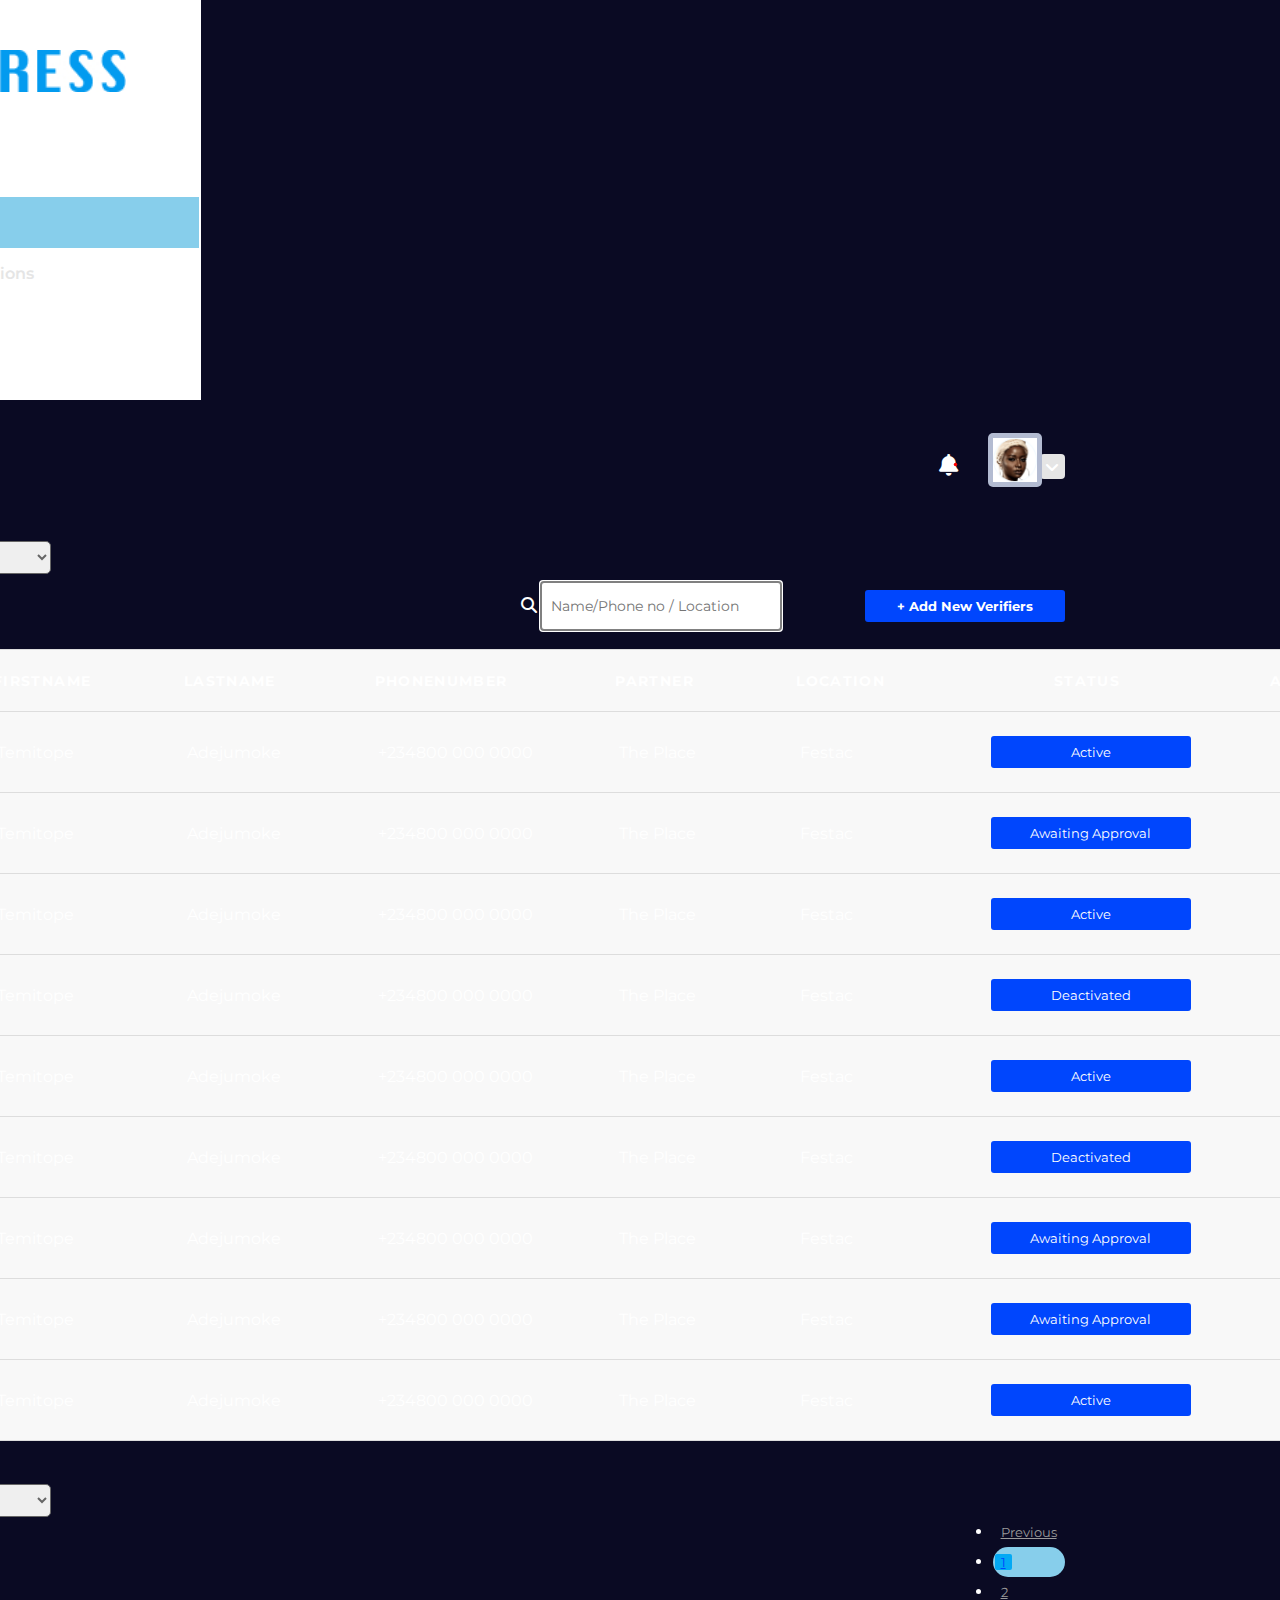
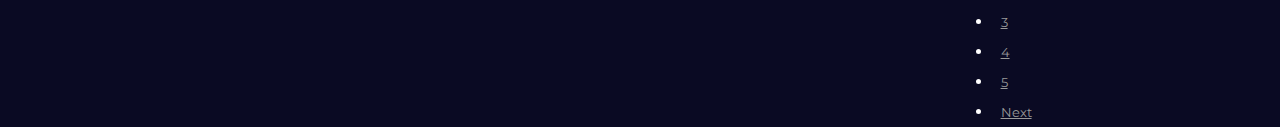
<file: index.html>
<!DOCTYPE html>
<html>
<head>
  <meta charset="utf-8">
<meta http-equiv="X-UA-Compatible" content="IE=edge">
<meta name="viewport" content="width=device-width, initial-scale=1">
	<title>Dashboard</title>
	<link rel="stylesheet" type="text/css" href="style.css">
	<link rel="stylesheet" href="https://cdnjs.cloudflare.com/ajax/libs/font-awesome/6.5.1/css/all.min.css">
    <link href="https://cdn.jsdelivr.net/npm/bootstrap@5.3.2/dist/css/bootstrap.min.css" rel="stylesheet" integrity="sha384-T3c6CoIi6uLrA9TneNEoa7RxnatzjcDSCmG1MXxSR1GAsXEV/Dwwykc2MPK8M2HN" crossorigin="anonymous">
</head>
<body>

<section>
	<div class="sidebar">
        <center>
		<img src="images/logo.jpg" class="logo">
        </center>
		<ul class="nav">
			<li><a href="#"><i class="fa fa-users"></i> Verifiers</a></li>
			<li class="active"><a href="#"><i class="fa fa-tags"></i> Deals</a></li>
			<li><a href="#"><i class="fa fa-money-bills"></i> Transcations</a></li>

		</ul>
<!--
			<ul class="social">
				<li><a href="#"><i class="fa-brands fa-facebook"></i></a></li>
				<li><a href="#"><i class=" fa-brands fa-x-twitter"></i></a></li>
				<li><a href="#"><i class="fa-brands fa-google"></i></a></li>
			</ul>
		-->

	</div>
	<div class="main">
		
		<div class="head-section">
			<div class="col-6">
                <strong>
				<h2>Verifiers</h2>
                </strong>
              
			</div>

			<div class="col-6" style="text-align: right;">
				<i class="fa fa-bell hicon"></i>
				
				<!--<i class="fa fa-search hicon sicon"></i>-->

				<img src="images/Profile-Picture.png" class="user"><span>
                <i class="fa fa-angle-down ticon"></i></span>

				<div class="profile-div">
					<p><i class="fa fa-user"></i>   Profile</p>
					<p><i class="fa fa-cog"></i>   Settings</p>
					<p><i class="fa fa-power-off"></i>   Log Out</p>
				</div>

        <div class="notification-div">
          <p>Success!Your registration is now complete!</p>
          <p>Here's some information you may find useful!</p>			
        </div>

			</div>

			<div class="clearfix"></div>
		</div>

		<br><br>
		<div class="content">
            <br>
<form action="#">
    <select name="status" id="status">
        <option value="#">All</option>
      <option value="active">Active</option>
      <option value="awaiting_approval">Awaiting approval</option>
      <option value="deactivated">Deactivated</option>
    </select>
</form>
<div class="open-modal-btn-wrapper" style="text-align: right;">
    <i class="fa fa-search"></i><span></span>
    <input type="text" placeholder="Name/Phone no / Location" style="text-align: left;"><span>
    <button class="open-modal-btn">
       <b> + Add New Verifiers</b>
    </button></span>
</div>
<br>
			<table>
  
  <thead>
    <tr>
      <th scope="col" width="50px"><input value="Values" type="checkbox" name="checkbox" class="inline"></th>
      <th scope="col" width="150px">Firstname</th>
      <th scope="col" width="150px">Lastname</th>
      <th scope="col" width="200px">Phonenumber</th>
      <th scope="col" width="140px">Partner</th>
      <th scope="col" width="150px">Location</th>
      <th scope="col" width="200px"><center>Status</center></th>
      <th scope="col" width="150px"><center>Action</center></th>
    </tr>
  </thead>
  <tbody>
    <tr>
        <th scope="col" width="50px"><input value="Values" type="checkbox" name="checkbox" class="inline"></th>
      <td data-label="Firstname">Temitope</td>
      <td data-label="Lastname">Adejumoke</td>
      <td data-label="phonenumber">+234800 000 0000</td>
      <td data-label="Partner">The Place</td>
      <td data-label="Location">Festac</td>
      <td data-label="Status" style="position: inherit;"><button type="button" class="btn btn-outline-success">Active</button></td>
      <td data-label="option"><center><i class="fa-solid fa-ellipsis"></i></center>
        
    </tr>

    <tr>
        <th scope="col" width="50px"><input value="Values" type="checkbox" name="checkbox" class="inline"></th>
      <td data-label="Firstname">Temitope</td>
      <td data-label="Lastname">Adejumoke</td>
      <td data-label="phonenumber">+234800 000 0000</td>
      <td data-label="Partner">The Place</td>
      <td data-label="Location">Festac</td>
      <td data-label="Status" style="position: relative;"><button type="button" class="btn btn-outline-warning">Awaiting Approval</button></td>
      <td data-label="option"><center><i class="fa-solid fa-ellipsis"></i></center></td>
    </tr>
    <tr>
        <th scope="col" width="50px"><input value="Values" type="checkbox" name="checkbox" class="inline"></th>
      <td data-label="Firstname">Temitope</td>
      <td data-label="Lastname">Adejumoke</td>
      <td data-label="phonenumber">+234800 000 0000</td>
      <td data-label="Partner">The Place</td>
      <td data-label="Location">Festac</td>
      <td data-label="Status" style="position: relative;"><button type="button" class="btn btn-outline-success">Active</button></td>
      <td data-label="option"><center><i class="fa-solid fa-ellipsis"></i></center></td>
    </tr>

    <tr>
        <th scope="col" width="50px"><input value="Values" type="checkbox" name="checkbox" class="inline"></th>
      <td data-label="Firstname">Temitope</td>
      <td data-label="Lastname">Adejumoke</td>
      <td data-label="phonenumber">+234800 000 0000</td>
      <td data-label="Partner">The Place</td>
      <td data-label="Location">Festac</td>
      <td data-label="Status" style="position: relative;"><button type="button" class="btn btn-outline-danger">Deactivated</button></td>
      <td data-label="option"><center><i class="fa-solid fa-ellipsis"></i></center></td>
    </tr>

    <tr>
        <th scope="col" width="50px"><input value="Values" type="checkbox" name="checkbox" class="inline"></th>
      <td data-label="Firstname">Temitope</td>
      <td data-label="Lastname">Adejumoke</td>
      <td data-label="phonenumber">+234800 000 0000</td>
      <td data-label="Partner">The Place</td>
      <td data-label="Location">Festac</td>
      <td data-label="Status" style="position: relative;"><button type="button" class="btn btn-outline-success">Active</button></td>
      <td data-label="option"><center><i class="fa-solid fa-ellipsis"></i></center></td>
    </tr>

    <tr>
        <th scope="col" width="50px"><input value="Values" type="checkbox" name="checkbox" class="inline"></th>
      <td data-label="Firstname">Temitope</td>
      <td data-label="Lastname">Adejumoke</td>
      <td data-label="phonenumber">+234800 000 0000</td>
      <td data-label="Partner">The Place</td>
      <td data-label="Location">Festac</td>
      <td data-label="Status" style="position: relative;"><button type="button" class="btn btn-outline-danger">Deactivated</button></td>
      <td data-label="option"><center><i class="fa-solid fa-ellipsis"></i></center></td>
    </tr>

    <tr>
        <th scope="col" width="50px"><input value="Values" type="checkbox" name="checkbox" class="inline"></th>
      <td data-label="Firstname">Temitope</td>
      <td data-label="Lastname">Adejumoke</td>
      <td data-label="phonenumber">+234800 000 0000</td>
      <td data-label="Partner">The Place</td>
      <td data-label="Location">Festac</td>
      <td data-label="Status" style="position: relative;"><button type="button" class="btn btn-outline-warning">Awaiting Approval</button></td>
      <td data-label="option"><center><i class="fa-solid fa-ellipsis"></i></center></td>
    </tr>

    <tr>
        <th scope="col" width="50px"><input value="Values" type="checkbox" name="checkbox" class="inline"></th>
      <td data-label="Firstname">Temitope</td>
      <td data-label="Lastname">Adejumoke</td>
      <td data-label="phonenumber">+234800 000 0000</td>
      <td data-label="Partner">The Place</td>
      <td data-label="Location">Festac</td>
      <td data-label="Status" style="position: relative;"><button type="button" class="btn btn-outline-warning">Awaiting Approval</button></td>
      <td data-label="option"><center><i class="fa-solid fa-ellipsis"></i></center></td>
    </tr>

    <tr>
        <th scope="col" width="50px"><input value="Values" type="checkbox" name="checkbox" class="inline"></th>
      <td data-label="Firstname">Temitope</td>
      <td data-label="Lastname">Adejumoke</td>
      <td data-label="phonenumber">+234800 000 0000</td>
      <td data-label="Partner">The Place</td>
      <td data-label="Location">Festac</td>
      <td data-label="Status" style="position: relative;"><button type="button" class="btn btn-outline-success">Active</button></td>
      <td data-label="option"><center><i class="fa-solid fa-ellipsis"></i></center></td>
    </tr>

  </tbody>
</table>
<br>
		</div>
  
        <div class="section">
          <div class="col-md-3">
            <label for="row_per_page" class="col-md-5">Row per Page</label>
            <select name="row" id="rows">
              <option value="select" selected>5</option>
              <option value="10">10</option>
              <option value="15" disabled>15</option>
              <option value="20">20</option>
            </select>

          
        

          </div>
          <ul class="pagination">
          <li class="page-item disabled"><a href="#">Previous</a></li>
          <li class="page-item active"><a href="#" class="page-link">1</a></li>
          <li class="page-item"><a href="#" class="page-link">2</a></li>
          <li class="page-item"><a href="#" class="page-link">3</a></li>
          <li class="page-item "><a href="#" class="page-link">4</a></li>
          <li class="page-item"><a href="#" class="page-link">5</a></li>
          <li class="page-item"><a href="#" class="page-link">Next</a></li>
          </ul>
          </div>

	</div>
</section>



<script src="https://ajax.googleapis.com/ajax/libs/jquery/3.5.1/jquery.min.js"></script>

<script>
$(document).ready(function(){
  $(".user").click(function(){
    $(".profile-div").toggle(1000);
  });
  $(".hicon:nth-child(1)").click(function(){
    $(".notification-div").toggle(1000);
  });
  $(".sicon").click(function(){
    $(".search").toggle(1000);
  });
});
</script>

<script type="text/javascript">
	$('li').click(function(){
    $('li').removeClass("active");
    $(this).addClass("active");
});



	
</script>
</body>
</html>
</file>
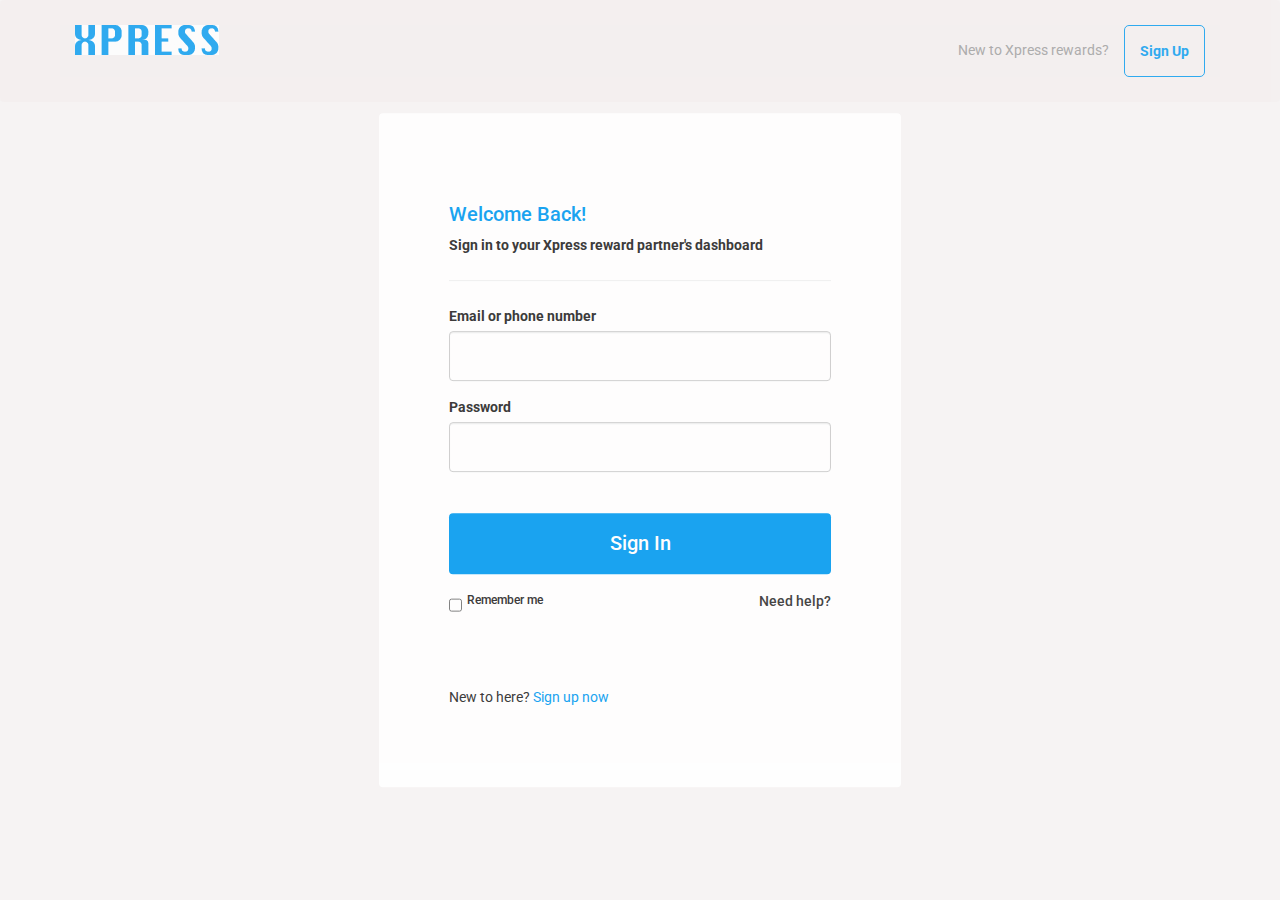
<file: xlogin/index.html>
<!DOCTYPE html>

<html lang="en">
<head>
    <meta charset="UTF-8">
    <meta name="viewport" content="width=device-width, initial-scale=1.0">
    <title>Login</title>
    <link rel="stylesheet" href="style.css">
    <!-- Bootstrap CSS -->
<link rel='stylesheet' href='https://maxcdn.bootstrapcdn.com/bootstrap/3.3.1/css/bootstrap.min.css'>
</head>
<body>
    <nav class="navbar navbar-default navbar-inverse" role="navigation" style="background-color: rgba(243, 239, 239, 0.911); border: none; opacity: 0.9;">
        <div class="container-fluid" style="background-color: rgba(243, 239, 239, 0.911); opacity: 0.9;">
          <!-- Brand and toggle get grouped for better mobile display -->
          <div class="navbar-header">
            <img src="images/logo.jpg" alt="logo">
          </div>
      
          <!-- Collect the nav links, forms, and other content for toggling -->
          <div class="collapse navbar-collapse" id="bs-example-navbar-collapse-1">
                
            
            <ul class="nav navbar-nav navbar-right">
              <li><p class="navbar-text">New to Xpress rewards?</p></li>
              <li class="dropdown">
                <a href="#" class="dropdown-toggle" data-toggle="dropdown" style="color: #039BF0; border: 1px solid #039BF0; border-radius: 5px;"><b>Sign Up</b> </a>
                </li>
                </ul>
</div>
</nav>

    <div class="form-wrapper">
        <h2>Welcome Back!</h2>
        <label>Sign in to your Xpress reward partner's dashboard </label>
        <hr>
        <form action="#">
            <label>Email or phone number</label>
            <div class="form-control">
                <input type="text" required>
            </div>
            <label>Password</label>
            <div class="form-control">
                <input type="password" required>
            </div>
            <button type="submit">Sign In</button>
            <div class="form-help"> 
                <div class="remember-me">
                    <input type="checkbox" id="remember-me">
                    <label for="remember-me"><h6>Remember me</h6></label>
                </div>
                <a href="#"></a><h5>Need help?</h5></a>
            </div>
        </form>
        <p>New to here? <a href="#">Sign up now</a></p>
    </div>
</body>
</html>
</file>
<file: style.css>
@import url('https://fonts.googleapis.com/css2?family=Montserrat:wght@300&display=swap');
:root{
	--blue:#0046fd;
	--white:#fff;
	--black:#000;
	--lightblue:#b3bbd1;
	--gray:#e5e5e5;
    --skyblue: #87ceeb
}
*{margin: 0px;  padding: 0px; font-family: 'Montserrat', sans-serif;}
body{height: 750px;}
.sidebar{
    color: #fff;
	width: 350px;
	float: left;
	background: var(--white);
	height: 400px;
	position: flex;
}
.main{width: 75%;float: left;height: 90vh; padding: 30px;}
.logo{
    text-align: center;
    color: var(--blue); 
    margin-top: 50px; 
    font-weight: 800;
    margin-bottom: 50px;
    width: 200px;
    border-radius: 2px;
}
.nav{margin-left: 40px;}
.nav li{list-style: none; padding: 16px 19px;}
.nav li i{ margin-right: 10px;}
.nav li a{color: var(--gray); text-decoration: none; font-weight: 600;}
.active{
	background:var(--skyblue);
	border-radius: 27px;
	position: relative;
}
.nav > .active::before, .nav > .active::after {
     content: "";
     position: inherit;
}
.nav > li{
    border-radius: 60px 0 0 60px;
        width: 92%;
    margin-left: -15px;
}
.nav > .active::before {
    top: -80px;
    right: 0px;
    height: 80px;
    width: 62px;
    border-bottom-right-radius: 80px;
    box-shadow: 0 40px 0 0 var(--white);
    transform: rotateZ(360deg);
}
.nav > .active::after {
    top: 51px;
    right: 0px;
    height: 80px;
    width: 62px;
    border-top-right-radius: 80px;
    box-shadow: 0 -40px 0 0 var(--white);
    transform: rotateZ(360deg);
    
}
.active a{color: var(--blue)!important;}
.social{position: absolute;bottom: 10px; left: 20px;}
.social li{
	list-style: none;
	float: left;
	padding: 10px;
}
.social li a{font-size: 14px; color: var(--black);}
.clearfix{clear: both;}
.col-6{width: 50%; float: left;}
.hicon{margin-right: 20px; font-size: 22px!important;position: relative;}
.hicon:nth-child(1):after{
	content: '';
	position:absolute;
	width: 7px;
	height: 7px;
	background: red;
	border-radius: 10px;
	left: 13px;
    top: 7px;
    transform: scale(0.5);
	box-shadow: 0 0 0 0 rgba(255, 82, 82, 1);
	animation: pulse-red 2s infinite;
	cursor: pointer;

}

@keyframes pulse-red {
	0% {
		transform: scale(0.85);
		box-shadow: 0 0 0 0 rgba(255, 82, 82, 0.7);
	}
	
	70% {
		transform: scale(1);
		box-shadow: 0 0 0 25px rgba(255, 82, 82, 0);
	}
	
	100% {
		transform: scale(0.85);
		box-shadow: 0 0 0 0 rgba(255, 82, 82, 0);
	}
}

header {
    display: flex;
    justify-content: space-between;
    align-items: center;
    padding: 1rem;
  }
  
  header input[type="search"] {
    border: 1px solid #ddd;
    padding: 0.5rem;
    border-radius: 3px;
  }
  
  header button {
    background-color: blue;
    color: white;
    padding: 0.5rem 1rem;
    border: none;
    border-radius: 3px;
    cursor: pointer;
  }
  
  header button:hover {
    background-color: #3e8e41;
  }
.user{
	background:var(--lightblue);
    padding: 5px;
    margin-bottom: -11px;
    border-radius: 5px;
    cursor: pointer;
    width: 44px; 
    height: 44px; 
    left: 6px; 
    top: 3px;
    position: relative; 
}
.profile-div{
  background-color: var(--gray);
  width: 140px;
  border: 1px solid #ddd;
  padding: 10px 0px;
  right: 7%;
  border-radius: 5px;
  position: absolute;
  z-index: 6;
  display: none;
  top: 84px;
  text-align: left;
}
.profile-div:after{
  content: '';
    position: absolute;
    height: 10px;
    width: 10px;
    background-color: var(--gray);
    top: -6px;
    border-left: 1px solid #ddd;
    border-top: 1px solid #ddd;
    transform: rotate(45deg);
    right: 10%;
}
.profile-div p{margin: 0px;padding: 10px 20px;}
.profile-div p:hover{
  margin: 0px;
    padding: 10px 20px;
    background-color: var(--blue);
    border-radius: 0px;
    color: var(--white);
}
.notification-div{
  background-color: var(--gray);
  width: 246px;
  border: 1px solid #ddd;
  padding: 10px 0px;
  right: 11.4%;
  border-radius: 5px;
  position: absolute;
  z-index: 12;
  display: none;
  top: 84px;
  text-align: left;
}
.notification-div:after{
  content: '';
    position: absolute;
    height: 10px;
    width: 10px;
    background-color: var(--gray);
    top: -6px;
    border-left: 1px solid #ddd;
    border-top: 1px solid #ddd;
    transform: rotate(45deg);
    right: 10%;
}
.notification-div p{margin: 0px;padding: 10px 20px;}
.notification-div p:hover{
  margin: 0px;
    padding: 10px 20px;
    background-color: var(--blue);
    border-radius: 0px;
    color: var(--white); 
}
.search{ padding: 5px; display: none; outline: none; border:none;
	border-bottom: 1px solid black;
}
table {
  border-collapse: collapse;
  margin: 0;
  padding: 0;
  width: 100%;
  table-layout: fixed;
  border-spacing: 0 5px;
  height: 10px;
}

table tr {
  background-color: #f8f8f8;
  border: 1px solid #ddd!important;
  padding: .35em;
  margin-bottom: 5px;
  width: 24px; height: 24px; position: relative
}

table th,
table td {
  padding: 1.5em;
  text-align: left;
  height: 20px;

}

table th {
  font-size: .85em;
  letter-spacing: .1em;
  text-transform: uppercase;
  height: 20px;
}
.tab-img{
	display: inline-block;
    width: 10px;
    vertical-align: middle;
    border: 1px solid #000;
    border-radius: 18px;
    margin-right: 8px;
}
.ticon{
	padding: 5px;
	background: var(--gray);
	border-radius: 4px;
	width: 15px;
	height: 15px;
	text-align: center;
}
.de{
	content: '';
	position:absolute;
	width: 7px;
	height: 7px;
	background: green;
	border-radius: 10px;
	left: 10px;
    top: 37px;
    transform: scale(0.5);
	box-shadow: 0 0 0 0 rgba(255, 82, 82, 1);
	animation: pulse-green 2s infinite;
	cursor: pointer;
}
@keyframes pulse-green {
	0% {
		transform: scale(0.85);
		box-shadow: 0 0 0 0 rgba(82, 255, 82, 0.7);
	}
	
	70% {
		transform: scale(1);
		box-shadow: 0 0 0 25px rgba(82, 255, 82, 0);
	}
	
	100% {
		transform: scale(0.85);
		box-shadow: 0 0 0 0 rgba(82, 255, 82, 0);
	}
}

.active-tr .ticon{
	background: #e5e5e54f;
}
label {
    display: inline;
    align-items: center;
    justify-content: left;
    margin: 0 auto;
  }

  input {
    display: flex;
    align-items: center;
    justify-content: center;
    margin: 0 auto;
  }
select {
    margin-bottom: 10px;
    margin-top: 10px;
  }

.hint-text {
    float: left;
    margin-top: 10px;
    font-size: 13px;
    }

.pagination {
  float: right;
  margin: 0 0 5px;
  }
  .pagination li a {
  border: none;
  font-size: 13px;
  min-width: 30px;
  min-height: 30px;
  color: #999;
  margin: 0 2px;
  line-height: 30px;
  border-radius: 2px !important;
  text-align: center;
  padding: 0 6px;
  }
  .pagination li a:hover {
  color: #666;
  }
  .pagination li.active a {
  background: #03A9F4;
  }
  .pagination li.active a:hover {
  background: #0397d6;
  }
  .pagination li.disabled i {
  color: #ccc;
  }
  .pagination li i {
  font-size: 16px;
  padding-top: 6px
  }
  .hint-text {
  float: left;
  margin-top: 10px;
  font-size: 13px;
  }
  .show-entries select.form-control {
    width: 40px;
    margin: 0 2px;
    text-align: right;
    }
    .table-filter .filter-group {
      float: right;
      margin-left: 15px;
      }
      .table-filter {
        padding: 5px 0 15px;
        border-bottom: 1px solid #e9e9e9;
        margin-bottom: 5px;
        }
        .table-filter label {
          font-weight: normal;
          margin-left: 10px;
          }
/*
    .pagination { 
      text-align: right; 
      margin-top: 10px; 
      float: right;
  } 
    
  .pagination a { 
      color: #007BFF; 
      padding: 8px 16px; 
      text-decoration: none; 
      border: 1px solid gray 
      margin: 0 5px; 
      border-radius: 4px; 
  } 
    
  .pagination a:hover { 
      background-color: #007BFF; 
      color: white; 
  } 
    
  .pagination .active { 
      background-color: #007BFF; 
      color: white; 
  } 
/*    
@media screen and (max-width: 768px) {
    .pagination li {
       margin-right: 0;
       margin-bottom: 5px;
    }
   }
.pagination {
    font-family: Arial, sans-serif;
    font-size: 14px;
    color: #666;
   }
   
   .pagination ul {
    list-style: none;
    padding: 0;
   }
   
   .pagination li {
    border: none;
    float: right;
  font-size: 13px;
  min-width: 10px;
  min-height: 10px;
  color: #999;
  margin: 0 px;
  line-height: 30px;
  border-radius: 2px !important;
  padding: 0 6px;

   }
   
   .pagination a {
    text-decoration: none;
    color: #666;
    padding: 5px 10px;
    background-color: #fff;
    border: 1px solid #ddd;
   }
   
   .pagination .active a {
    background-color: dodgerblue;
  color: white;
   }
   
 Add a grey background color on mouse-over 
.pagination a:hover:not(.active) {
  background-color: #ddd;
}*/

   header {
    background-color: #4CAF50;
    color: white;
    text-align: center;
    padding: 1rem;
  }
  
  main {
    padding: 1rem;
  }
  
  .search-container {
    display: initial;
    justify-content: space-between;
    align-items: center;
  }
  
  input[type="search"] {
    border: 1px solid #ddd;
    padding: 0.5rem;
    border-radius: 3px;
    width: 70%;
  }
  
  button {
    background-color: var(--blue);
    color: white;
    padding: 0.5rem 1rem;
    border: none;
    border-radius: 3px;
    cursor: pointer;
    width: 200px;
    animation: shake;
  }
  
  button:hover {
    background-color: #3e8e41;
  }
  
  .add-container {
    display: flex;
    justify-content: flex-end;
    align-items: center;
    margin-top: 1rem;
  }
  
  .add-button {
    background-color: #4CAF50;
    color: white;
    padding: 0.5rem 1rem;
    border: none;
    border-radius: 3px;
    cursor: pointer;
    margin-left: 1rem;
  }
  
  .add-button:hover {
    background-color: #3e8e41;
  }

  .open-modal-btn-wrapper input[type=text] {
    float: inherit;
    padding: 15px;
    border: 20px;
    margin-top: 8px;
    margin-right: 80px;
    font-size: 14px;
    display: initial;
    align-items: inherit;
    text-align: inherit;
    border-radius: 2px;
    padding-left: 10px;
    outline: auto;
    color: gray;
    width: 215px;
  }
  
  /* When the screen is less than 600px wide, stack the links and the search field vertically instead of horizontally */
  @media screen and (max-width: 300px) {
    .open-modal-btn-wrapper input[type=text] {
      float: left;
      display: contents;
      text-align: right;
      width: 120px;
      margin: 0;
      padding: 14px;
      display: initial;
      justify-content: space-between;
      align-items: center;
    }
    .open-modal-btn-wrapper input[type=text] {
      border: 1px solid #ccc;
    }
  }
  select {
    margin-bottom: 10px;
    margin-top: 10px;
    height: 20px;
    width: 100px;
    border: none;

  }
  select:focus{
    outline: none;
  }
   
   
   /*fieldset{
    border:0;
    padding: 1rem 0;
   }
   
   label {
    display: block;
    Margin: 8px;
   }*/
   
   select {
    margin: 5px 0 0 0;
       width: 170px;
    min-height: 2.5em;
    border-radius: 5px;
    border:40px solid;
    color: #666;
    display: block;
    border: 1px solid ;
    padding: 10px 20px;
   }
   
   /*textarea{
    border-radius:0px;
    }
   
    input {
      margin: 0px 0 0 0;
      margin-top: 1px ;
    }
   
    .submit {
      margin-top: 30px;
    }
    
   .inline {
    width: auto;
    margin: 0 0.5em 3 3;
    vertical-align: middle;
   }
   
   label {
   
   margin: 0.5rem 0;
   }
   */
   body{
    background: #0a0a23;
    min-height:100vh;
    display:flex;
    justify-content:center;
    align-items:flex-start;
    color:#fff;
  }
  
  select .form{
    border:1px solid black;
    padding: 10px 20px;
    border-radius:5px;
  }
  
  select:focus{
    outline:none;
  }
</file>
<file: xlogin/style.css>
@import url("https://fonts.googleapis.com/css2?family=Roboto:wght@400;500;600;700&display=swap");

* {
    margin: 0;
    padding: 0;
    box-sizing: border-box;
    font-family: 'Roboto', sans-serif;
}

body {
    background: rgba(243, 239, 239, 0.911);
}

body::before {
    content: "";
    position: absolute;
    left: 0;
    top: 0;
    opacity: 0.8;
    width: 100%;
    height: 100%;
    background-color: rgba(243, 239, 239, 0.911);
    background-position: center;
}

nav {
    position: fixed;
    padding: 25px 60px;
    z-index: 1;
}

nav a img {
    width: 100px;
}


.form-wrapper {
    position: absolute;
    left: 50%;
    top: 50%;
    border-radius: 4px;
    padding: 70px;
    width: 522px;
    transform: translate(-50%, -50%);
    background: #fff;
    opacity: 0.9;
}

.form-wrapper h2 {
    color: #039BF0;
    font-size: 2rem;
}

.form-wrapper form {
    margin: 25px 0 65px;
}

form .form-control {
    height: 50px;
    position: relative;
    margin-bottom: 16px;
}

.form-control input {
    height: 100%;
    width: 100%;
    background: #fff;
    border: none;
    outline: none;
    border-radius: 4px;
    color: #333;
    font-size: 1.5rem;
    padding: 0 20px;
    text-align: left;
}

.form-control input:is(:focus, :valid) {
    background: #fff;
    padding: 5px 2px 0;
}

.form-control label {
    position: absolute;
    left: 20px;
    top: 50%;
    transform: translateY(-50%);
    font-size: 1rem;
    pointer-events: none;
    color: #000;
    transition: all 0.1s ease;
}

.form-control input:is(:focus, :valid)~label {
    font-size: 0.75rem;
    transform: translateY(-130%);
}

form button {
    width: 100%;
    padding: 16px 0;
    font-size: 2rem;
    background: #039BF0;
    color: #fff;
    font-weight: 500;
    border-radius: 4px;
    border: none;
    outline: none;
    margin: 25px 0 10px;
    cursor: pointer;
    transition: 0.1s ease;
}

form button:hover {
    background: #039BF0;
}

.form-wrapper a {
    text-decoration: none;
}

.form-wrapper a:hover {
    text-decoration: underline;
}

.form-wrapper :where(label, p, small, a) {
    color: rgb(41, 40, 40);
}

form .form-help {
    display: flex;
    justify-content: space-between;
}

form .remember-me {
    display: flex;
    font-size: 10px;
}

form .remember-me input {
    margin-right: 5px;
    font-size: 20px;
    accent-color: #b3b3b3;
}

form .form-help :where(label, a) {
    font-size: 0.9rem;
}

.form-wrapper p a {
    color: #039BF0;
}

.form-wrapper small {
    display: block;
    margin-top: 15px;
    color: #b3b3b3;
}

.form-wrapper small a {
    color: #0071eb;
}

@media (max-width: 740px) {
    body::before {
        display: none;
    }

    nav, .form-wrapper {
        padding: 20px;
    }

    nav a img {
        width: 140px;
    }

    .form-wrapper {
        width: 100%;
        top: 43%;
    }

    .form-wrapper form {
        margin: 25px 0 40px;
    }
}
</file>
